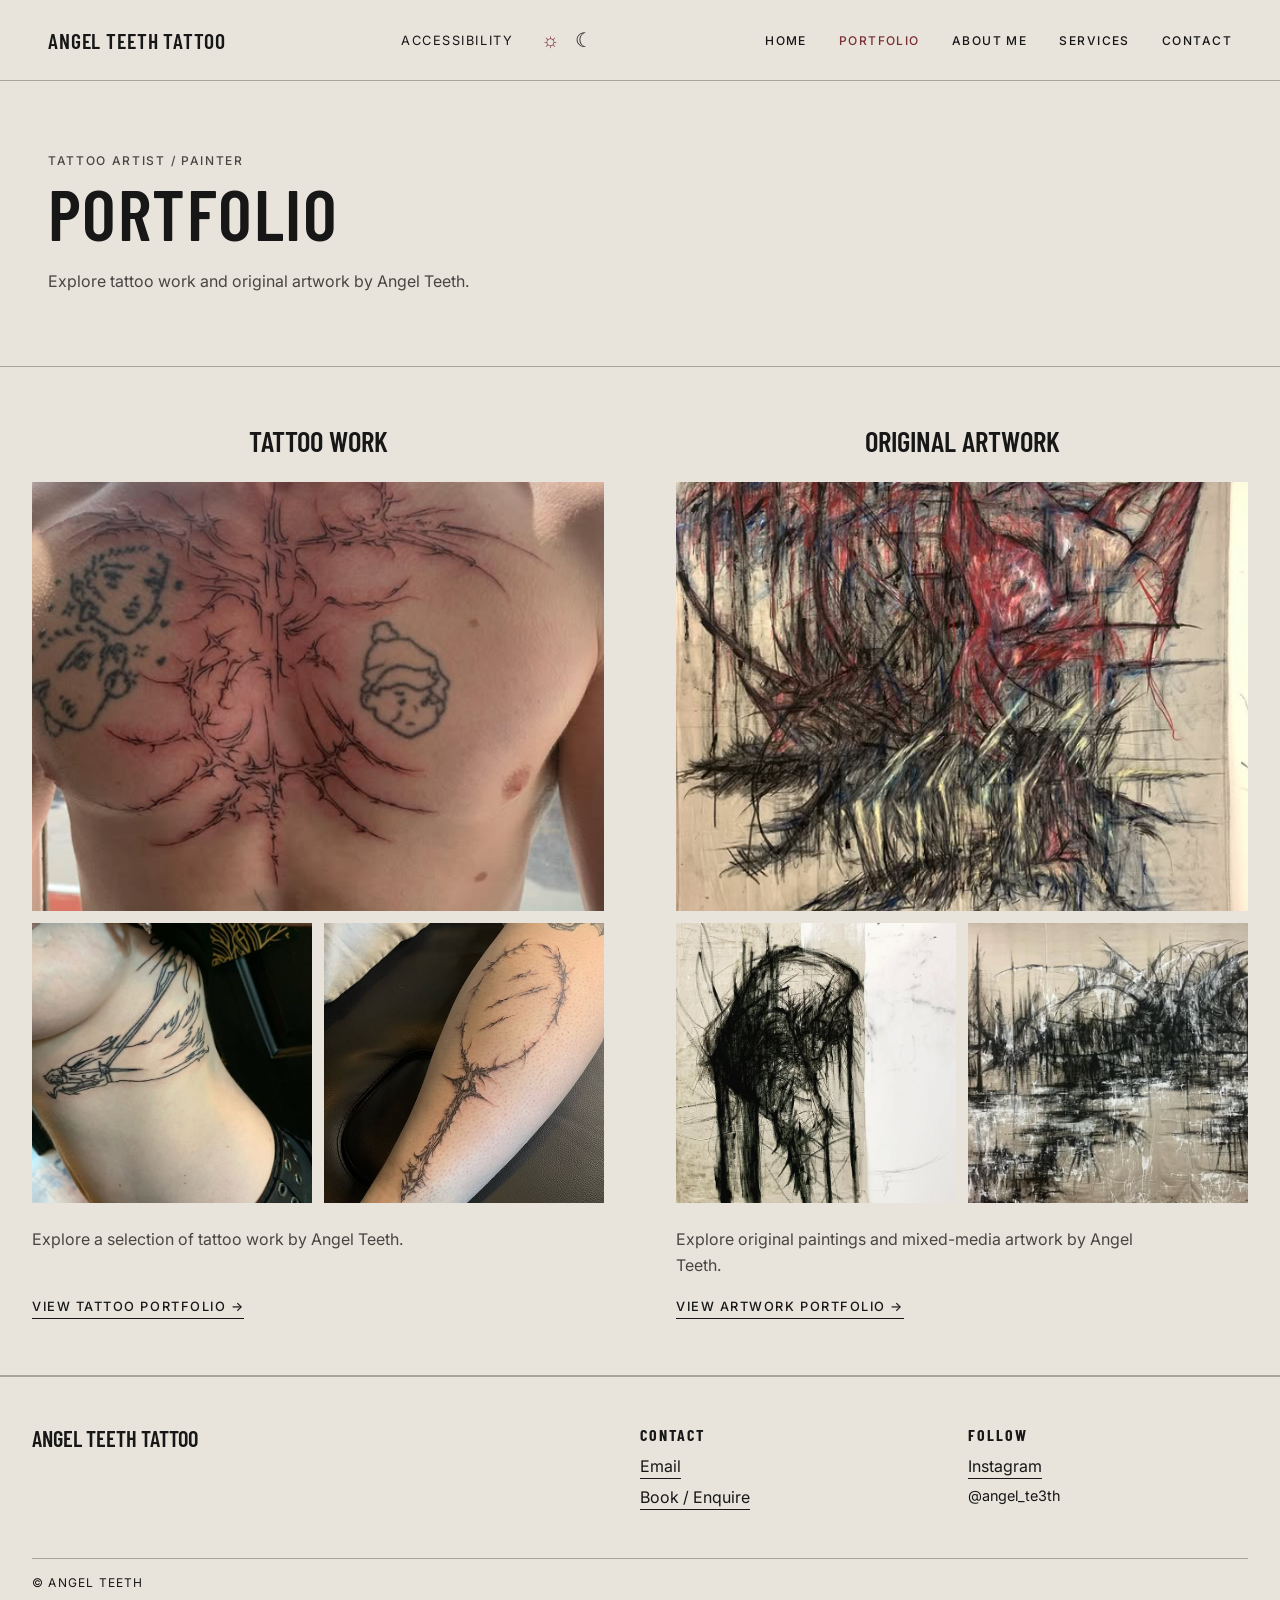
<file: portfolio.html>
<!DOCTYPE html>
<html lang="en">
<head>
    <meta charset="UTF-8">
    <meta name="viewport" content="width=device-width, initial-scale=1.0">
    <title>Angel Teeth Tattoo | Portfolio</title>

    <script>
    if (localStorage.getItem("theme") === "dark") {
        document.documentElement.classList.add("dark-mode");
    }
    </script>

    <link rel="preconnect" href="https://fonts.googleapis.com">
    <link rel="preconnect" href="https://fonts.gstatic.com" crossorigin>
    <link href="https://fonts.googleapis.com/css2?family=Barlow+Condensed:wght@400;500;600;700&family=Inter:wght@400;500;600&display=block" rel="stylesheet">

    <link rel="stylesheet" href="style.css">
    <script src="script.js" defer></script>
</head>
<body>
<a class="skip-link" href="#main-content">
    SKIP TO MAIN CONTENT
</a>

<header>
    <div class="site-header">
        <a href="index.html" class="site-logo">ANGEL TEETH TATTOO</a>

        <div class="header-controls">

        <button class="accessibility-button"
            id="accessibility-button"
            aria-expanded="false"
            aria-controls="accessibility-panel">
            ACCESSIBILITY
        </button>

        <div class="theme-toggle"
             aria-label="Colour theme">

            <button class="theme-button"
                    id="light-theme"
                    type="button"
                    aria-label="Use light mode"
                    aria-pressed="true">
                ☼
            </button>

            <button class="theme-button"
                    id="dark-theme"
                    type="button"
                    aria-label="Use dark mode"
                    aria-pressed="false">
                ☾
            </button>

        </div>

        <button class="menu-button"
                id="menu-button"
                aria-label="Open navigation menu"
                aria-expanded="false"
                aria-controls="main-nav">
            ☰
        </button>

    </div>

        <nav class="main-nav" id="main-nav">
            <a href="index.html">HOME</a>
            <a href="portfolio.html"
                class="active-page"
                aria-current="page">PORTFOLIO</a>
            <a href="about-me.html">ABOUT ME</a>
            <a href="services.html">SERVICES</a>
            <a href="contact.html">CONTACT</a>
        </nav>
    </div>
</header>

<div class="accessibility-panel"
     id="accessibility-panel"
     aria-hidden="true">

    <div class="accessibility-panel-inner">

        <h2>ACCESSIBILITY</h2>

        <div class="accessibility-option">
            <h3>READ ALOUD</h3>
            <p>Listen to the page content.</p>

            <label for="voice-select">VOICE</label>

            <select id="voice-select">
                <option value="">DEFAULT VOICE</option>
            </select>

            <div class="accessibility-controls">
                <button type="button" id="read-start">
                    START READING
                </button>

                <button type="button" id="read-stop">
                    STOP
                </button>
            </div>
        </div>

    <div class="accessibility-option">
        <h3>TEXT SIZE</h3>
        <p>Adjust the size of the page text.</p>

        <div class="accessibility-controls">
            <button type="button" id="text-decrease"
                    aria-label="Decrease text size">
                A−
            </button>

            <button type="button" id="text-reset">
                RESET
            </button>

            <button type="button" id="text-increase"
                    aria-label="Increase text size">
                A+
            </button>
        </div>
    </div>

    <div class="accessibility-option">
        <h3>VOICE CONTROL</h3>
        <p>Navigate selected website features using your voice.</p>

        <div class="accessibility-controls">
            <button type="button" id="voice-start">
                START LISTENING
            </button>

                <p class="voice-status"
                    id="voice-status"
                    aria-live="polite">
                    Voice control ready.
                </p>
        </div>
    </div>

    <div class="accessibility-option">
        <h3>LANGUAGE</h3>
        <p>Translate the website into another language.</p>

        <div class="accessibility-controls">
            <div id="google_translate_element"></div>
        </div>
    </div>
</div>
</div>

<main id="main-content">

<section class="portfolio-intro">
    <p class="portfolio-label">TATTOO ARTIST / PAINTER</p>

    <h1>PORTFOLIO</h1>

    <p class="portfolio-description">
        Explore tattoo work and original artwork by Angel Teeth.
    </p>
</section>

<section class="portfolio-categories">

    <div class="portfolio-category">
        <h2>TATTOO WORK</h2>

        <div class="portfolio-preview">
            <img src="images/port-ft-tattoo1.png"
                 class="portfolio-feature-image"
                 alt="Abstract fine-line chest tattoo by Angel Teeth">

            <div class="portfolio-preview-small">
                <img src="images/port-ft-tattoo2.png"
                     alt="Skeletal creature linework side tattoo by Angel Teeth">

                <img src="images/port-ft-tattoo3.png"
                     alt="Abstract fine-line leg tattoo by Angel Teeth">
            </div>
        </div>

        <p class="portfolio-category-description">
            Explore a selection of tattoo work by Angel Teeth.
        </p>

        <a href="tattoo-portfolio.html" class="section-link">
            VIEW TATTOO PORTFOLIO →
        </a>
    </div>

    <div class="portfolio-category">
    <h2>ORIGINAL ARTWORK</h2>

    <div class="portfolio-preview">
        <img src="images/featured-artwork.png"
             class="portfolio-feature-image"
             alt="Abstract red and black mixed-media artwork by Angel Teeth">

        <div class="portfolio-preview-small">
            <img src="images/port-ft-artwork1.png"
                 alt="Abstract black mixed-media artwork by Angel Teeth">

            <img src="images/port-ft-artwork2.png"
                 alt="Abstract black and white landscape artwork by Angel Teeth">
        </div>
    </div>

    <p class="portfolio-category-description">
        Explore original paintings and mixed-media artwork by Angel Teeth.
    </p>

    <a href="artwork.html" class="section-link">
        VIEW ARTWORK PORTFOLIO →
    </a>
    </div>

</section>

</main>
<footer class="site-footer">
    <div class="footer-content">

        <div class="footer-brand">
            <p>ANGEL TEETH TATTOO</p>
        </div>

        <div class="footer-contact">
            <h3>CONTACT</h3>
            <a href="mailto:angelte3th@gmail.com">Email</a>
            <a href="contact.html">Book / Enquire</a>
        </div>

        <div class="footer-social">
            <h3>FOLLOW</h3>
            <a href="https://www.instagram.com/angel_te3th/"
               target="_blank"
               rel="noopener noreferrer">
                Instagram
            </a>
            <span>@angel_te3th</span>
        </div>

    </div>

    <div class="footer-bottom">
        <p>&copy; ANGEL TEETH</p>
    </div>
</footer>

<button class="back-to-top"
        id="back-to-top"
        type="button"
        aria-label="Back to top">
    ↑
</button>



<script>
    function googleTranslateElementInit() {
        new google.translate.TranslateElement({
            pageLanguage: "en"
        }, "google_translate_element");
    }
</script>

<script
    src="https://translate.google.com/translate_a/element.js?cb=googleTranslateElementInit">
</script>
</body>
</html>
</file>
<file: style.css>
/* normal styles */

* {
    box-sizing: border-box;
}

:root {
    --background: #e8e4dc;
    --surface: #d4d0c8;

    --ink: #171717;
    --ink-soft: #484642;

    --accent: #792f32;
    --border: #aaa59c;
}

html.dark-mode {
    --background: #171717;
    --surface: #292826;

    --ink: #e8e4dc;
    --ink-soft: #b8b3aa;

    --border: #484642;
}

body {
    margin: 0;
    background-color: var(--background);
    color: var(--ink);
    font-family: "Inter", sans-serif;
}

.site-header {
    padding: 16px;
    display: flex;
    flex-wrap: wrap;
    align-items: center;
    justify-content: space-between;
    border-bottom: 1px solid var(--border);
}

.site-logo {
    color: var(--ink);
    text-decoration: none;
    font-family: "Barlow Condensed", sans-serif;
    text-transform: uppercase;
    font-size: 1.5rem;
    font-weight: 600;
    letter-spacing: 0.04em;
    width: 100%;
}

.site-logo:hover {
    color: var(--accent);
}

/* Accessibility panel */

.accessibility-panel {
    display: none;
    border-bottom: 1px solid var(--border);
}

.accessibility-panel.show {
    display: block;
}

.accessibility-panel-inner {
    padding: 40px 32px;
}

.accessibility-panel-inner > h2 {
    margin: 0 0 32px;
    font-family: "Barlow Condensed", sans-serif;
    font-size: 1.8rem;
    font-weight: 600;
    line-height: 1;
    text-transform: uppercase;
}

.accessibility-option {
    margin-bottom: 32px;
}

.accessibility-option:last-child {
    margin-bottom: 0;
}

.accessibility-option h3 {
    margin: 0 0 10px;
    font-family: "Barlow Condensed", sans-serif;
    font-size: 1.25rem;
    font-weight: 600;
    text-transform: uppercase;
}

.accessibility-option p {
    margin: 0 0 16px;
    font-family: "Inter", sans-serif;
    font-size: 0.95rem;
    line-height: 1.5;
}

.accessibility-controls {
    display: flex;
    flex-wrap: wrap;
    gap: 8px;
}

.accessibility-controls button {
    background: transparent;
    border: 1px solid var(--ink);
    color: var(--ink);
    font-family: "Inter", sans-serif;
    font-size: 0.8rem;
    letter-spacing: 0.08em;
    padding: 10px 14px;
    cursor: pointer;
}

.accessibility-option label {
    display: block;
    margin-bottom: 8px;
    font-family: "Inter", sans-serif;
    font-size: 0.75rem;
    font-weight: 600;
    letter-spacing: 0.08em;
}

.accessibility-option select {
    width: 100%;
    margin-bottom: 16px;
    padding: 10px 14px;

    background: transparent;
    border: 1px solid var(--ink);
    color: var(--ink);

    font-family: "Inter", sans-serif;
    font-size: 0.8rem;
    letter-spacing: 0.05em;

    cursor: pointer;
}

.accessibility-controls button:hover,
.accessibility-controls button:focus-visible,
.accessibility-option select:hover,
.accessibility-option select:focus-visible {
    border-color: var(--accent);
    color: var(--accent);
}

.accessibility-controls button:focus-visible,
.accessibility-option select:focus-visible {
    outline: 2px solid var(--accent);
    outline-offset: 3px;
}

.header-controls {
    display: flex;
    align-items: center;
    justify-content: space-between;
    gap: 12px;
    width: 100%;
}



/* Theme controls */

.theme-toggle {
    display: flex;
    align-items: center;
    gap: 4px;
}

.theme-button {
    padding: 6px;
    border: none;
    background: transparent;
    color: var(--ink);
    font-size: 1.25rem;
    line-height: 1;
    cursor: pointer;
}

.theme-button:hover {
    color: var(--accent);
}

html:not(.dark-mode) #light-theme,
html.dark-mode #dark-theme {
    color: var(--accent);
}

.theme-button:focus-visible {
    outline: 2px solid var(--ink);
    outline-offset: 3px;
}

/* Skip link */

.skip-link {
    position: absolute;
    top: -100px;
    left: 24px;
    z-index: 2000;

    background: var(--ink);
    color: var(--background);

    padding: 12px 16px;

    font-family: "Inter", sans-serif;
    font-size: 0.8rem;
    font-weight: 600;
    letter-spacing: 0.08em;
    text-decoration: none;
}

.skip-link:focus {
    top: 16px;
}

/* Main Nav */

.main-nav {
    display: none;
    width: 100%;
}

.main-nav.show {
    display: flex;
    flex-direction: column;
    gap: 16px;
    margin-top: 20px;
}

.main-nav a {
    color: var(--ink);
    text-decoration: none;
    font-size: 0.8rem;
    font-weight: 500;
    letter-spacing: 0.12em;
}

/* Accessibility pannel */

.accessibility-button {
    background: none;
    border: none;
    color: var(--ink);
    font-family: "Inter", sans-serif;
    font-size: 0.8rem;
    letter-spacing: 0.12em;
    text-transform: uppercase;
    padding: 8px 10px;
    cursor: pointer;
}

.accessibility-button:hover {
    color: var(--accent);
}

.accessibility-button:focus-visible {
    outline: 2px solid var(--ink);
    outline-offset: 3px;
}

.menu-button {
    background: transparent;
    border: 1px solid var(--ink);
    border-radius: 0;
    color: var(--ink);
    font-family: "Inter", sans-serif;
    font-size: 1.4rem;
    padding: 6px 10px;
    cursor: pointer;
}

.menu-button:hover {
    background-color: var(--ink);
    color: var(--background);
}

h1,
h2,
h3,
.site-logo {
    font-family: "Barlow Condensed", sans-serif;
    text-transform: uppercase;
}

.hero {
    padding: 40px 16px;
    border-bottom: 1px solid var(--border);
}

.hero-label,
.section-label {
    margin: 0 0 8px;
    color: var(--ink-soft);
    font-size: 0.75rem;
    font-weight: 500;
    letter-spacing: 0.14em;
}

.hero h1,
.about-intro h1,
.portfolio-intro h1,
.services-intro h1,
.contact-intro h1 {
    margin: 0 0 24px;
    font-size: 3rem;
    font-weight: 600;
    line-height: 0.9;
    letter-spacing: 0.02em;
}

.hero-description {
    margin: 0 0 24px;
    color: var(--ink-soft);
    line-height: 1.6;
}

.hero-image {
    margin-bottom: 24px;
}

.hero-image img {
    display: block;
    width: 94%;
    height: auto;
    margin: 0 auto;
}

.hero-link {
    display: inline-block;
    color: var(--ink);
    text-decoration: none;
    font-size: 0.8rem;
    font-weight: 500;
    letter-spacing: 0.12em;
    border-bottom: 1px solid var(--ink);
    padding-bottom: 4px;
}

.hero-link:hover,
.section-link:hover {
    color: var(--accent);
    border-color: var(--accent);
}

/* Expandable image lightbox */

.expandable-image {
    cursor: pointer;
}

.lightbox {
    display: none;
    position: fixed;
    inset: 0;
    z-index: 1000;
    background-color: rgba(0, 0, 0, 0.9);
    align-items: center;
    justify-content: center;
    padding: 24px;
}

.lightbox.active {
    display: flex;
}

.lightbox-image {
    display: block;
    max-width: 90vw;
    max-height: 90vh;
    width: auto;
    height: auto;
    object-fit: contain;
}

.lightbox-close {
    position: absolute;
    top: 20px;
    right: 24px;
    border: none;
    background: none;
    color: white;
    font-family: "Inter", sans-serif;
    font-size: 2rem;
    cursor: pointer;
}

/* Featured tattoo work */

.featured-work {
    padding: 48px 24px;
    border-bottom: 1px solid var(--border);
}

.featured-work h2,
.original-artwork h2 {
    margin: 0 0 32px;
    font-size: 1.6rem;
    font-weight: 600;
    line-height: 1;
}

.tattoo-gallery {
    display: grid;
    grid-template-columns: 1fr;
    gap: 16px;
}

.gallery-item img {
    display: block;
    width: 100%;
    height: 260px;
    object-fit: cover;
}

.section-link {
    display: inline-block;
    margin-top: 32px;
    color: var(--ink);
    text-decoration: none;
    font-size: 0.8rem;
    font-weight: 500;
    letter-spacing: 0.12em;
    border-bottom: 1px solid var(--ink);
    padding-bottom: 4px;
}

.image-expand-button {
    display: block;
    width: 100%;
    padding: 0;
    border: none;
    background: transparent;
    appearance: none;
    cursor: pointer;
}

.image-expand-button:focus-visible {
    outline: 2px solid var(--ink);
    outline-offset: 3px;
}

/* Original Artwork */

.original-artwork {
    padding: 48px 32px;
    border-bottom: 1px solid var(--border);
}

.artwork-feature {
    display: flex;
    flex-direction: column;
    gap: 28px;
}

.artwork-image img {
    display: block;
    width: 100%;
    height: auto;
}

.artwork-info {
    display: flex;
    flex-direction: column;
    align-items: flex-start;
}

.artwork-type {
    margin: 0 0 16px;
    font-size: 14px;
    letter-spacing: 2px;
}

.artwork-description {
    margin: 0 0 28px;
    max-width: 420px;
    line-height: 1.6;
}

/* Portfolio Page */

.portfolio-intro,
.services-intro,
.contact-intro {
    padding: 48px 24px;
    border-bottom: 1px solid var(--border);
}

.portfolio-category + .portfolio-category {
    margin-top: 56px;
}

.portfolio-label {
    margin: 0 0 12px;
    color: var(--ink-soft);
    font-size: 0.75rem;
    font-weight: 500;
    letter-spacing: 0.14em;
}

.portfolio-description,
.services-description {
    max-width: 480px;
    margin: 0;
    color: var(--ink-soft);
    font-size: 1rem;
    line-height: 1.6;
}

.portfolio-categories {
    padding: 48px 24px;
    border-bottom: 1px solid var(--border);
}

.portfolio-category h2 {
    margin: 0 0 24px;
    font-size: 1.8rem;
    font-weight: 600;
}

.portfolio-preview {
    margin-bottom: 24px;
}

.portfolio-preview img {
    display: block;
    width: 100%;
    object-fit: cover;
}

.portfolio-feature-image {
    aspect-ratio: 4 / 3;
}

.portfolio-preview-small {
    display: grid;
    grid-template-columns: repeat(2, 1fr);
    gap: 12px;
    margin-top: 12px;
}

.portfolio-preview-small img {
    aspect-ratio: 1 / 1;
}

.portfolio-category-description {
    max-width: 480px;
    margin: 0 0 20px;
    color: var(--ink-soft);
    line-height: 1.6;
}

/* Tattoo portfolio gallery */

.tattoo-portfolio-gallery {
    padding: 48px 24px;
}

.tattoo-portfolio-gallery .tattoo-gallery {
    grid-template-columns: 1fr;
    gap: 16px;
}

.tattoo-portfolio-gallery .gallery-item img {
    width: 100%;
    aspect-ratio: 1 / 1;
    object-fit: cover;
}

/* Tattoo portfolio enquiry */

.portfolio-enquiry {
    padding: 64px 24px;
    border-top: 1px solid var(--border);
    text-align: center;
}

.portfolio-enquiry p:not(.section-label) {
    max-width: 500px;
    margin: 24px auto;
    line-height: 1.6;
}

/* About Me page */

.about-intro {
    padding: 40px 16px;
}

.about-intro-image img {
    display: block;
    width: 100%;
    height: auto;
}

.about-intro h1 {
    margin-bottom: 12px;
}

.about-intro h2 {
    margin: 0 0 16px;
    font-size: 1.5rem;
}

.about-intro-text > p:last-child {
    margin: 0 0 24px;
}

/* About Me - Studio */

.about-studio {
    padding: 40px 16px;
    border-bottom: 1px solid var(--border);
}

.about-studio-image img {
    display: block;
    width: 100%;
    height: auto;
}

/* About Me - Work & Style */

.about-style {
    padding: 48px 24px;
    border-bottom: 1px solid var(--border);
}

.about-style h2 {
    margin: 0 0 24px;
    font-size: 1.8rem;
    font-weight: 600;
    line-height: 1;
}

.about-style-content p {
    margin: 0 0 20px;
    color: var(--ink-soft);
    line-height: 1.6;
}

.about-style-content p:last-child {
    margin-bottom: 0;
}


/* Services Page */

.services-content {
    padding: 48px 24px;
    border-bottom: 1px solid var(--border);
}

.service-item h2 {
    margin: 0 0 24px;
    font-size: 1.8rem;
    font-weight: 600;
}

.service-item p:not(.section-label) {
    max-width: 600px;
    line-height: 1.6;
    color: var(--ink-soft);
}

.service-description p:first-child {
    margin-top: 0;
}

.service-item + .service-item {
    margin-top: 48px;
}

/* Services enquiries */

.services-enquiries {
    padding: 48px 24px;
    text-align: center;
}

.services-enquiries h2 {
    margin: 0;
}

.enquiries-description {
    max-width: 480px;
    margin: 24px auto;
    color: var(--ink-soft);
    line-height: 1.6;
}

.contact-information {
    padding: 48px 24px;
    border-bottom: 1px solid var(--border);
}

.studio-details {
    margin-top: 48px;
}

.contact-details a,
.studio-details a {
    color: var(--ink);
    text-decoration: underline;
    text-underline-offset: 4px;
}

.contact-details a:hover,
.studio-details a:hover {
    color: var(--accent);
}

.contact-details a:focus-visible,
.studio-details a:focus-visible {
    outline: 2px solid var(--ink);
    outline-offset: 4px;
}

/* Enquiry guidance */

.enquiry-guidance {
    padding: 48px 24px;
    border-bottom: 1px solid var(--border);
    text-align: center;
}

.enquiry-guidance > p {
    max-width: 700px;
    margin: 24px auto;
    line-height: 1.6;
}

.enquiry-guidance ul {
    max-width: 560px;
    margin: 32px auto;
    padding-left: 24px;
    text-align: left;
    line-height: 1.8;
}

/* Footer */

.site-footer {
    padding: 40px 32px 24px;
    border-top: 1px solid var(--border);
}

.footer-content {
    display: flex;
    flex-direction: column;
    gap: 32px;
}

.footer-brand p {
    margin: 0;
    font-family: "Barlow Condensed", sans-serif;
    font-size: 1.4rem;
    font-weight: 600;
    text-transform: uppercase;
}

.footer-contact,
.footer-social {
    display: flex;
    flex-direction: column;
    align-items: flex-start;
    gap: 8px;
}

.footer-contact h3,
.footer-social h3 {
    margin: 0 0 4px;
    font-size: 1rem;
    letter-spacing: 0.12em;
}

.footer-contact a,
.footer-social a {
    color: var(--ink);
    text-decoration: none;
    border-bottom: 1px solid var(--ink);
    padding-bottom: 2px;
}

.footer-contact a:hover,
.footer-social a:hover {
    color: var(--accent);
    border-color: var(--accent);
}

.footer-social span {
    font-size: 0.9rem;
}

.footer-bottom {
    margin-top: 40px;
    padding-top: 16px;
    border-top: 1px solid var(--border);
}

.footer-bottom p {
    margin: 0;
    font-size: 0.75rem;
    letter-spacing: 0.1em;
}

.back-to-top {
    position: fixed;
    right: 24px;
    bottom: 24px;
    z-index: 100;

    width: 48px;
    height: 48px;

    display: none;
    align-items: center;
    justify-content: center;

    background: var(--background);
    border: 1px solid var(--ink);
    color: var(--ink);

    font-family: "Inter", sans-serif;
    font-size: 1.25rem;

    cursor: pointer;
}

.back-to-top.show {
    display: flex;
}

.back-to-top:hover,
.back-to-top:focus-visible {
    border-color: var(--accent);
    color: var(--accent);
    background: var(--background);
}

.back-to-top:focus-visible {
    outline: 2px solid var(--accent);
    outline-offset: 3px;
}

/* media styles */

@media (min-width: 768px) {
    .site-header {
        padding: 20px 32px;
    }

    .accessibility-panel-inner {
        display: grid;
        grid-template-columns: repeat(2, 1fr);
        gap: 32px 48px;
        padding: 48px;
    }

    .accessibility-panel-inner > h2 {
        grid-column: 1 / -1;
        margin-bottom: 8px;
    }

    .accessibility-option {
        margin-bottom: 0;
    }

    .hero {
        padding: 56px 32px;
        display: grid;
        grid-template-columns: 1fr 1fr;
        column-gap: 48px;
        align-items: center;
    }

    .hero-text {
        grid-column: 1;
    }

    .hero-image {
        grid-column: 2;
        grid-row: 1 / 3;
        margin-bottom: 0;
    }

    .hero-image img {
        width: 100%;
    }

    .hero-link {
        grid-column: 1;
        align-self: start;
        justify-self: start;
        margin-top: 32px;
    }

    .hero h1,
    .about-intro h1,
    .portfolio-intro h1,
    .services-intro h1,
    .contact-intro h1 {
        font-size: 4rem;
    }

    .featured-work {
        padding: 56px 32px;
    }

    .tattoo-gallery {
        grid-template-columns: repeat(2, 1fr);
        gap: 24px;
    }
    
    .section-link {
        margin-top: 24px;
    }

    .gallery-item:nth-child(3) {
        grid-column: 1 / 3;
        width: calc(50% - 12px);
        justify-self: center;
    }

    .gallery-item img {
        height: auto;
    }

    .original-artwork {
        padding: 56px 32px;
    }

    .artwork-feature {
        display: grid;
        grid-template-columns: 1.2fr 1fr;
        gap: 48px;
        align-items: center;
    }

    .portfolio-intro,
    .services-intro,
    .contact-intro {
        padding: 56px 32px;
    }

    .portfolio-categories {
        display: grid;
        grid-template-columns: repeat(2, 1fr);
        gap: 32px;
        padding: 56px 32px;
    }

    .portfolio-category + .portfolio-category {
        margin-top: 0;
    }

    .portfolio-category {
        display: flex;
        flex-direction: column;
    }

    .portfolio-category .section-link {
        margin-top: auto;
        align-self: flex-start;
    }
    
    .about-intro {
        padding: 56px 32px;
        display: grid;
        grid-template-columns: 1fr 1fr;
        gap: 48px;
        align-items: center;
    }

    .about-studio-image {
        max-width: 600px;
        margin: 0 auto;
    }

    .about-style {
        display: grid;
        grid-template-columns: 1fr 1fr;
        gap: 48px;
        padding: 56px 32px;
        align-items: start;
    }

    .services-content {
        padding: 56px 32px;
    }

    .services-enquiries {
        padding: 56px 32px;
    }

    .tattoo-portfolio-gallery {
        padding: 56px 32px;
    }

    .tattoo-portfolio-gallery .tattoo-gallery {
        grid-template-columns: repeat(2, 1fr);
        gap: 24px;
    }

    .tattoo-portfolio-gallery .gallery-item:nth-child(3) {
        grid-column: auto;
        width: auto;
        justify-self: auto;
    }

    /* Footer */

    .site-footer {
        padding: 48px 32px 24px;
    }

    .footer-content {
        display: grid;
        grid-template-columns: 2fr 1fr 1fr;
        gap: 48px;
        align-items: start;
    }

    .footer-bottom {
        margin-top: 48px;
    }
}

@media (min-width: 1024px) {
    .site-header {
        padding: 24px 48px;
        flex-wrap: nowrap;
    }

    .accessibility-panel-inner {
        grid-template-columns: repeat(4, 1fr);
    }

    .menu-button {
        display: none;
    }

    .main-nav {
        display: flex;
        width: auto;
        flex-direction: row;
        gap: 32px;
        margin: 0;
    }

    .main-nav a {
        font-size: 0.75rem;
    }

    .hero {
        padding: 72px 48px;
        column-gap: 72px;
    }

    .hero h1,
    .about-intro h1,
    .portfolio-intro h1,
    .services-intro h1,
    .contact-intro h1 {
        font-size: 4.5rem;
    }

    .featured-work {
        padding: 72px 48px 48px;
    }

    .tattoo-gallery {
        grid-template-columns: repeat(3, 1fr);
        gap: 24px;
    }

    .gallery-item:nth-child(3) {
        grid-column: auto;
        width: auto;
        justify-self: auto;
    }

    .section-link {
        margin-top: 24px;
    }

    .portfolio-intro,
    .services-intro,
    .contact-intro {
        padding: 72px 48px;
    }

    .portfolio-categories {
        gap: 72px;
    }

    .portfolio-category h2 {
        text-align: center;
    }

    .about-intro {
        padding: 72px 48px;
        column-gap: 72px;
    }

    .about-style {
        gap: 72px;
        padding: 72px 48px;
    }

    .services-content {
        padding: 72px 48px;
    }

    .service-item {
        display: grid;
        grid-template-columns: 1fr 1fr;
        gap: 72px;
        align-items: start;
    }

    .artwork-service .service-heading {
        grid-column: 2;
        grid-row: 1;
    }

    .artwork-service .service-description {
        grid-column: 1;
        grid-row: 1;
    }

    .service-item + .service-item {
        margin-top: 80px;
    }

    .services-enquiries {
        padding: 72px 48px;
    }


    .contact-information {
        display: grid;
        grid-template-columns: 1fr 1fr;
        gap: 72px;
        padding: 72px 48px;
    }

    .studio-details {
        margin-top: 0;
    }
    
    .contact-details {
        margin-bottom: 0;
    }

    .enquiry-guidance {
        padding: 72px 48px;
    }

    .tattoo-portfolio-gallery {
        padding: 72px 48px;
    }

    .tattoo-portfolio-gallery .tattoo-gallery {
        grid-template-columns: repeat(3, 1fr);
        gap: 24px;
    }

    .site-logo,
    .header-controls {
        width: auto;
    }

    .header-controls {
        justify-content: flex-start;
    }
}


@media (min-width: 1024px) {
    .site-logo {
        font-size: 1.35rem;
    }
}

.main-nav a:hover,
.main-nav a.active-page {
    color: var(--accent);
}
</file>
